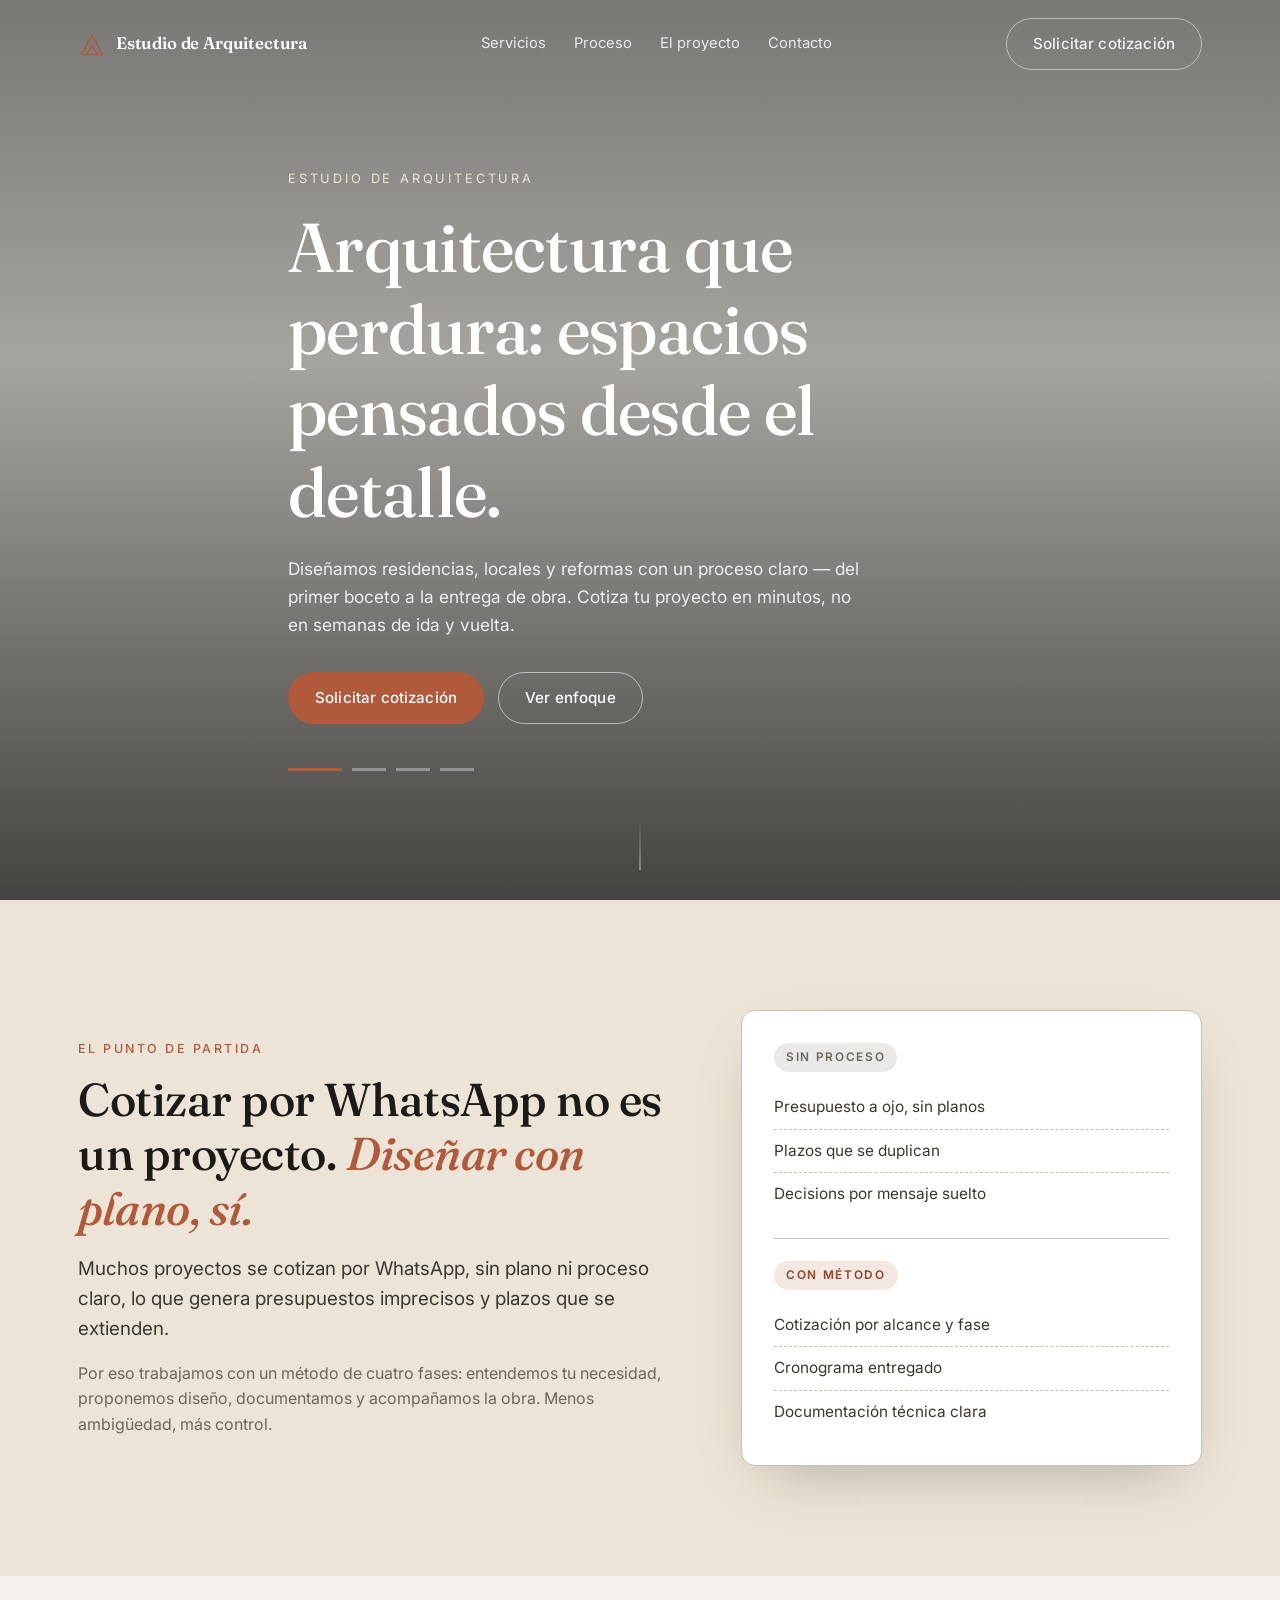
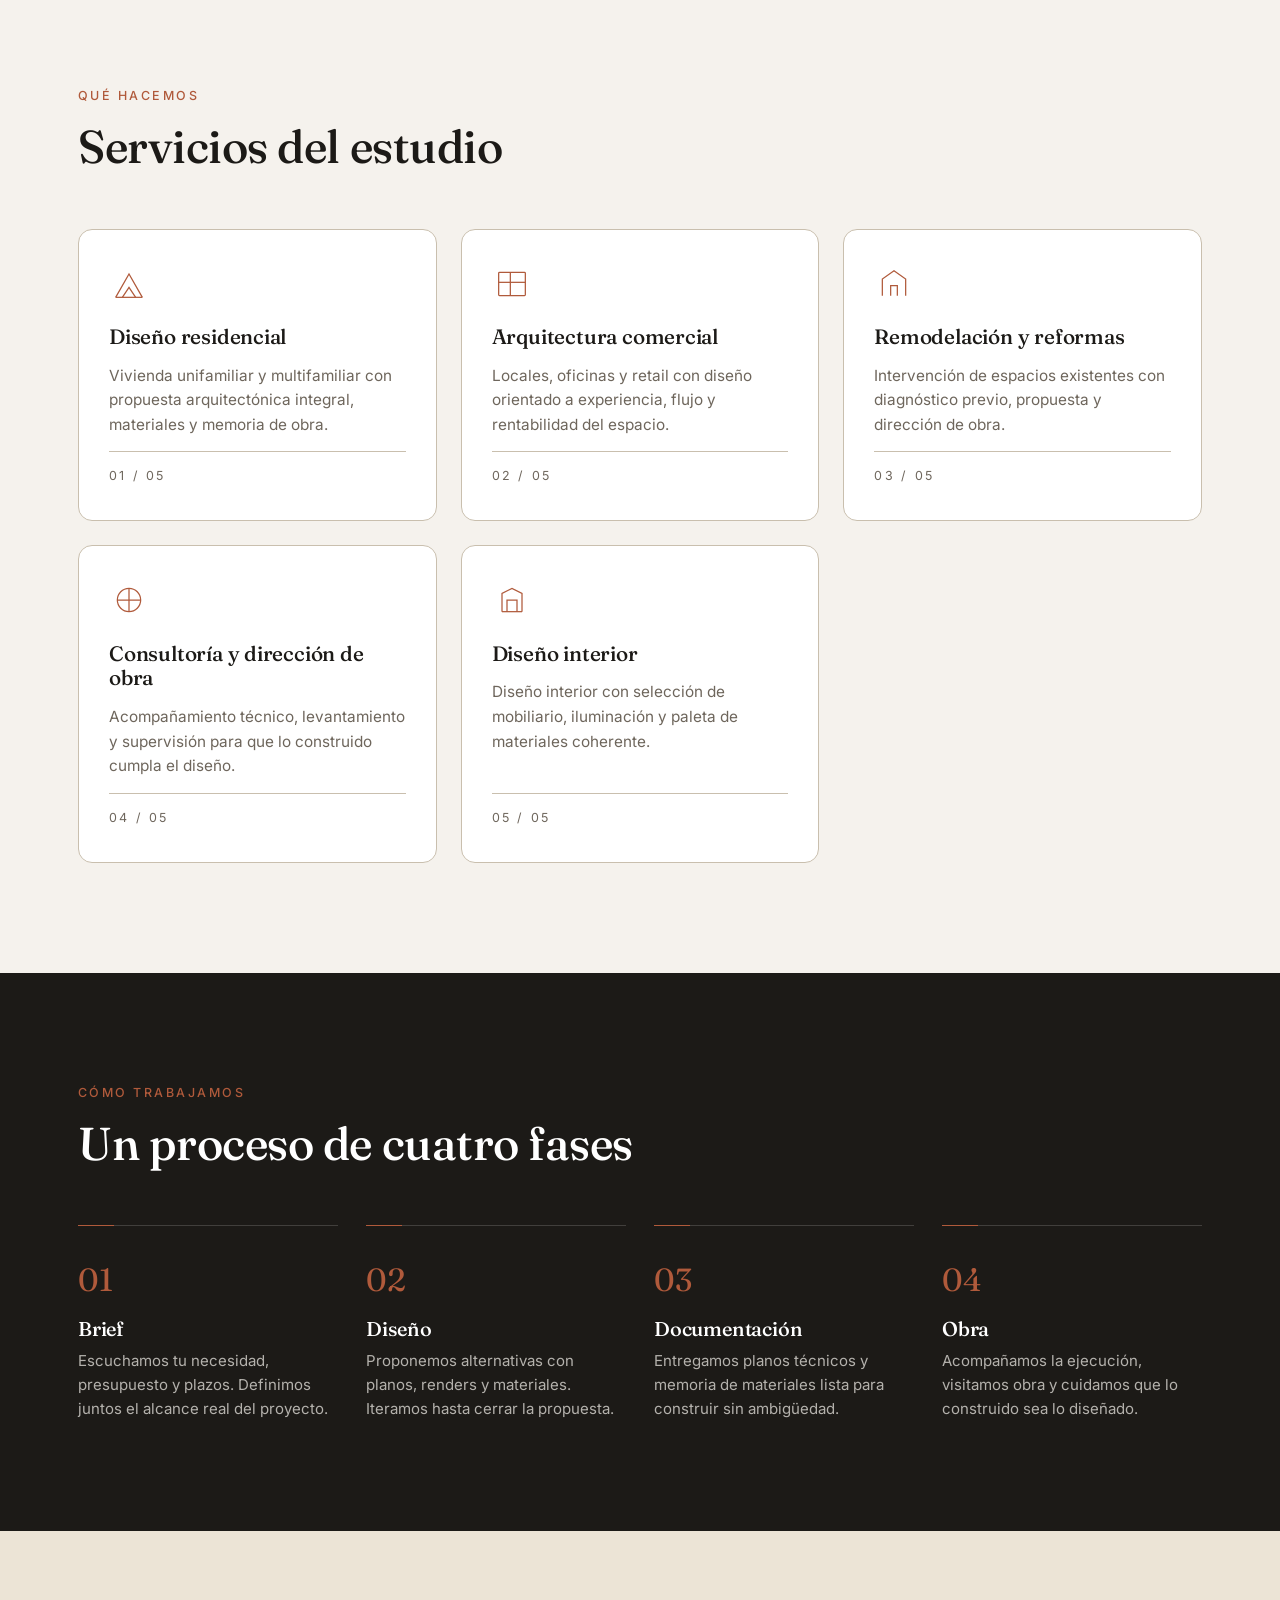
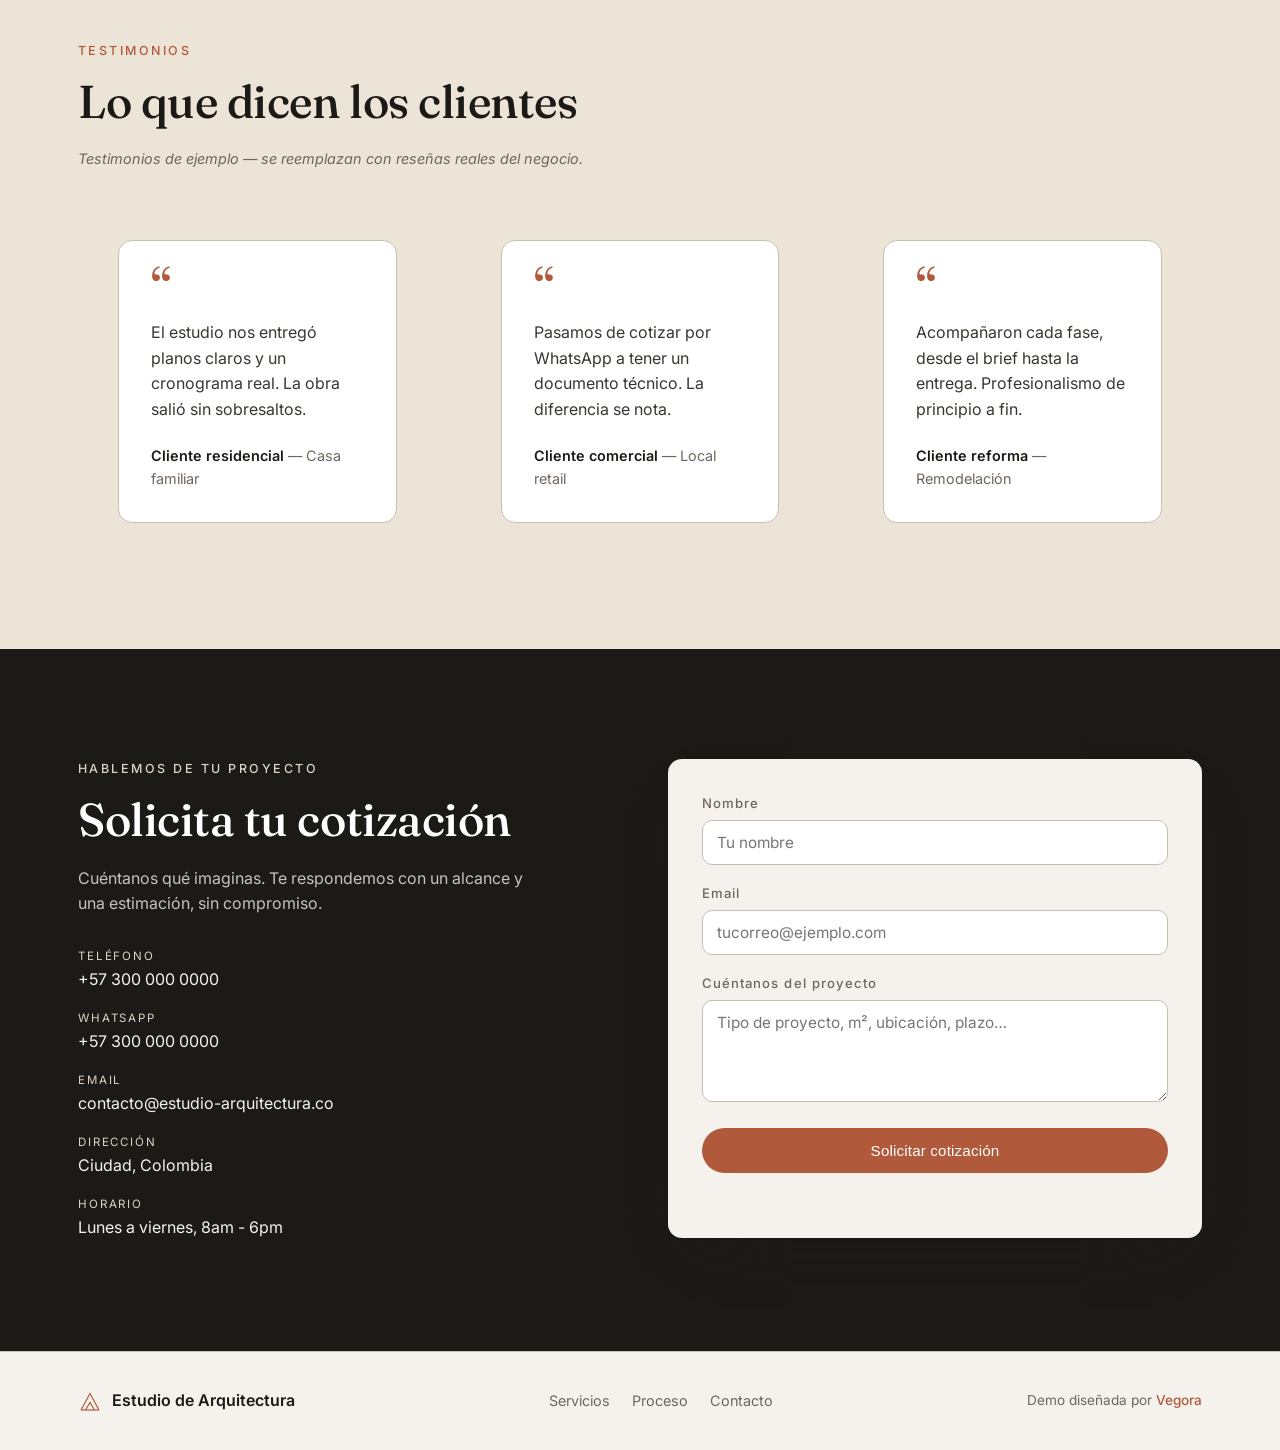
<file: demo-arquitectura/index.html>
<!DOCTYPE html>
<html lang="es">
<head>
  <meta charset="UTF-8" />
  <meta name="viewport" content="width=device-width, initial-scale=1.0" />
  <link rel="icon" type="image/svg+xml" href="assets/img/favicon.svg" />
  <meta name="description" content="Estudio de Arquitectura — diseño residencial, comercial y dirección de obra. Cotiza tu proyecto con un proceso claro." />
  <title>Estudio de Arquitectura</title>
  <link rel="preconnect" href="https://fonts.googleapis.com" />
  <link rel="preconnect" href="https://fonts.gstatic.com" crossorigin />
  <link href="https://fonts.googleapis.com/css2?family=Fraunces:opsz,wght@9..144,400;9..144,500;9..144,600&family=Inter:wght@300;400;500;600&display=swap" rel="stylesheet" />
  <link rel="stylesheet" href="assets/css/styles.css" />
</head>
<body>
  <!-- Header -->
  <header class="site-header" id="header">
    <div class="container header-inner">
      <a href="#hero" class="brand" aria-label="Inicio">
        <span class="brand-mark" aria-hidden="true">
          <svg viewBox="0 0 32 32" width="28" height="28" fill="none" stroke="currentColor" stroke-width="1.6">
            <path d="M4 28 L16 6 L28 28" />
            <path d="M10 28 L16 18 L22 28" />
            <path d="M4 28 L28 28" />
          </svg>
        </span>
        <span class="brand-name" data-field="nombre_generico">Estudio de Arquitectura</span>
      </a>
      <nav class="nav" aria-label="Navegación principal">
        <a href="#servicios" class="nav-link">Servicios</a>
        <a href="#proceso" class="nav-link">Proceso</a>
        <a href="#proyecto" class="nav-link">El proyecto</a>
        <a href="#contacto" class="nav-link">Contacto</a>
      </nav>
      <a href="#contacto" class="btn btn-ghost nav-cta" data-cta>Solicitar cotización</a>
      <button class="nav-toggle" id="navToggle" aria-label="Abrir menú" aria-expanded="false">
        <span></span><span></span><span></span>
      </button>
    </div>
  </header>

  <!-- Hero -->
  <section class="hero" id="hero">
    <div class="hero-slides" id="heroSlides" aria-hidden="true"></div>
    <div class="hero-overlay"></div>
    <div class="container hero-content">
      <p class="eyebrow">Estudio de arquitectura</p>
      <h1 class="hero-title">
        <span data-field="eslogan_sugerido">Arquitectura que perdura: espacios pensados desde el detalle.</span>
      </h1>
      <p class="hero-sub">
        Diseñamos residencias, locales y reformas con un proceso claro — del primer boceto
        a la entrega de obra. Cotiza tu proyecto en minutos, no en semanas de ida y vuelta.
      </p>
      <div class="hero-actions">
        <a href="#contacto" class="btn btn-primary" data-cta>Solicitar cotización</a>
        <a href="#proyecto" class="btn btn-ghost-light">Ver enfoque</a>
      </div>
      <div class="hero-dots" id="heroDots" role="tablist" aria-label="Imágenes del proyecto"></div>
    </div>
    <div class="hero-scroll" aria-hidden="true">
      <span class="scroll-line"></span>
    </div>
  </section>

  <!-- Problema / Solución -->
  <section class="band problem" id="proyecto">
    <div class="container problem-grid">
      <div class="problem-text">
        <p class="section-eyebrow">El punto de partida</p>
        <h2 class="section-title">
          Cotizar por WhatsApp no es un proyecto. <span class="accent">Diseñar con plano, sí.</span>
        </h2>
        <p class="section-lead" data-field="problema_tipo">
          Muchos proyectos se cotizan por WhatsApp, sin plano ni proceso claro, lo que genera
          presupuestos imprecisos y plazos que se extienden.
        </p>
        <p class="section-body">
          Por eso trabajamos con un método de cuatro fases: entendemos tu necesidad, proponemos
          diseño, documentamos y acompañamos la obra. Menos ambigüedad, más control.
        </p>
      </div>
      <aside class="problem-card" aria-label="Diferencia">
        <div class="problem-row">
          <span class="problem-tag problem-tag--off">Sin proceso</span>
          <ul>
            <li>Presupuesto a ojo, sin planos</li>
            <li>Plazos que se duplican</li>
            <li>Decisions por mensaje suelto</li>
          </ul>
        </div>
        <div class="problem-divider" aria-hidden="true"></div>
        <div class="problem-row">
          <span class="problem-tag problem-tag--on">Con método</span>
          <ul>
            <li>Cotización por alcance y fase</li>
            <li>Cronograma entregado</li>
            <li>Documentación técnica clara</li>
          </ul>
        </div>
      </aside>
    </div>
  </section>

  <!-- Servicios -->
  <section class="band services" id="servicios">
    <div class="container">
      <header class="band-head">
        <p class="section-eyebrow">Qué hacemos</p>
        <h2 class="section-title">Servicios del estudio</h2>
      </header>
      <div class="cards" id="servicesGrid" data-services></div>
    </div>
  </section>

  <!-- Proceso -->
  <section class="band process" id="proceso">
    <div class="container">
      <header class="band-head">
        <p class="section-eyebrow">Cómo trabajamos</p>
        <h2 class="section-title">Un proceso de cuatro fases</h2>
      </header>
      <ol class="process-list">
        <li class="process-step">
          <span class="step-num">01</span>
          <h3 class="step-title">Brief</h3>
          <p class="step-body">Escuchamos tu necesidad, presupuesto y plazos. Definimos juntos el alcance real del proyecto.</p>
        </li>
        <li class="process-step">
          <span class="step-num">02</span>
          <h3 class="step-title">Diseño</h3>
          <p class="step-body">Proponemos alternativas con planos, renders y materiales. Iteramos hasta cerrar la propuesta.</p>
        </li>
        <li class="process-step">
          <span class="step-num">03</span>
          <h3 class="step-title">Documentación</h3>
          <p class="step-body">Entregamos planos técnicos y memoria de materiales lista para construir sin ambigüedad.</p>
        </li>
        <li class="process-step">
          <span class="step-num">04</span>
          <h3 class="step-title">Obra</h3>
          <p class="step-body">Acompañamos la ejecución, visitamos obra y cuidamos que lo construido sea lo diseñado.</p>
        </li>
      </ol>
    </div>
  </section>

  <!-- Prueba social -->
  <section class="band social" id="social">
    <div class="container">
      <header class="band-head">
        <p class="section-eyebrow">Testimonios</p>
        <h2 class="section-title">Lo que dicen los clientes</h2>
        <p class="band-note">Testimonios de ejemplo — se reemplazan con reseñas reales del negocio.</p>
      </header>
      <div class="quotes" id="quotes"></div>
    </div>
  </section>

  <!-- CTA final -->
  <section class="band cta-final" id="contacto">
    <div class="container cta-inner">
      <div class="cta-text">
        <p class="section-eyebrow light">Hablemos de tu proyecto</p>
        <h2 class="section-title light" data-cta>Solicita tu cotización</h2>
        <p class="cta-lead">
          Cuéntanos qué imaginas. Te respondemos con un alcance y una estimación, sin compromiso.
        </p>
        <ul class="contact-list">
          <li>
            <span class="contact-label">Teléfono</span>
            <a data-field="datos_contacto_placeholder.telefono" href="#">+57 300 000 0000</a>
          </li>
          <li>
            <span class="contact-label">WhatsApp</span>
            <a data-field="datos_contacto_placeholder.whatsapp" href="#" id="waLink">+57 300 000 0000</a>
          </li>
          <li>
            <span class="contact-label">Email</span>
            <a data-field="datos_contacto_placeholder.email" href="#">contacto@estudio-arquitectura.co</a>
          </li>
          <li>
            <span class="contact-label">Dirección</span>
            <span data-field="datos_contacto_placeholder.direccion">Ciudad, Colombia</span>
          </li>
          <li>
            <span class="contact-label">Horario</span>
            <span data-field="datos_contacto_placeholder.horario">Lunes a viernes, 8am - 6pm</span>
          </li>
        </ul>
      </div>
      <form class="cta-form" id="contactForm" novalidate>
        <div class="field">
          <label for="name">Nombre</label>
          <input type="text" id="name" name="name" placeholder="Tu nombre" required />
        </div>
        <div class="field">
          <label for="email">Email</label>
          <input type="email" id="email" name="email" placeholder="tucorreo@ejemplo.com" required />
        </div>
        <div class="field">
          <label for="message">Cuéntanos del proyecto</label>
          <textarea id="message" name="message" rows="4" placeholder="Tipo de proyecto, m², ubicación, plazo…"></textarea>
        </div>
        <button type="submit" class="btn btn-primary btn-block" data-cta>Solicitar cotización</button>
        <p class="form-note" id="formNote" role="status" aria-live="polite"></p>
      </form>
    </div>
  </section>

  <!-- Footer -->
  <footer class="site-footer">
    <div class="container footer-inner">
      <div class="footer-brand">
        <span class="brand-mark" aria-hidden="true">
          <svg viewBox="0 0 32 32" width="24" height="24" fill="none" stroke="currentColor" stroke-width="1.6">
            <path d="M4 28 L16 6 L28 28" />
            <path d="M10 28 L16 18 L22 28" />
            <path d="M4 28 L28 28" />
          </svg>
        </span>
        <span data-field="nombre_generico">Estudio de Arquitectura</span>
      </div>
      <nav class="footer-nav" aria-label="Pie">
        <a href="#servicios">Servicios</a>
        <a href="#proceso">Proceso</a>
        <a href="#contacto">Contacto</a>
      </nav>
      <p class="footer-credit">
        Demo diseñada por <a href="https://www.vegora.com.co" target="_blank" rel="noopener">Vegora</a>
      </p>
    </div>
  </footer>

  <script src="assets/js/main.js" defer></script>
</body>
</html>
</file>
<file: demo-arquitectura/assets/css/styles.css>
:root {
  --bone: #F5F2ED;
  --sand: #ECE4D6;
  --sand-deep: #DDD3C4;
  --ink: #1C1A17;
  --ink-soft: #3A3631;
  --muted: #6E665C;
  --line: #C9BFAE;
  --terracotta: #B05A3B;
  --terracotta-deep: #8E442A;
  --olive: #5C5A3E;
  --white: #FFFFFF;
  --shadow: 0 24px 60px -28px rgba(28, 26, 23, 0.35);
  --radius: 14px;
  --max: 1180px;
  --ease: cubic-bezier(0.22, 1, 0.36, 1);
}

* { box-sizing: border-box; }
html { scroll-behavior: smooth; }
body {
  margin: 0;
  font-family: "Inter", system-ui, -apple-system, sans-serif;
  font-weight: 400;
  color: var(--ink);
  background: var(--bone);
  line-height: 1.6;
  -webkit-font-smoothing: antialiased;
}

h1, h2, h3, .brand-name {
  font-family: "Fraunces", Georgia, serif;
  font-weight: 500;
  line-height: 1.18;
  letter-spacing: -0.01em;
}

a { color: inherit; text-decoration: none; }
img { max-width: 100%; display: block; }

.container {
  width: 100%;
  max-width: var(--max);
  margin: 0 auto;
  padding: 0 28px;
}

/* ---------- Header ---------- */
.site-header {
  position: fixed;
  inset: 0 0 auto 0;
  z-index: 50;
  transition: background 0.4s var(--ease), box-shadow 0.4s var(--ease), padding 0.4s var(--ease), color 0.4s var(--ease);
  padding: 18px 0;
  color: var(--white);
}
.site-header.scrolled {
  background: rgba(245, 242, 237, 0.92);
  backdrop-filter: blur(10px);
  box-shadow: 0 1px 0 var(--line);
  padding: 12px 0;
  color: var(--ink);
}
.header-inner {
  display: flex;
  align-items: center;
  justify-content: space-between;
  gap: 24px;
}
.brand {
  display: flex;
  align-items: center;
  gap: 10px;
  color: inherit;
}
.brand-mark { color: var(--terracotta); display: inline-flex; }
.brand-name { font-size: 1.05rem; font-weight: 600; }
.nav { display: flex; gap: 28px; }
.nav-link {
  font-size: 0.92rem;
  color: inherit;
  opacity: 0.85;
  position: relative;
  padding: 4px 0;
  transition: color 0.3s var(--ease), opacity 0.3s var(--ease);
}
.nav-link::after {
  content: "";
  position: absolute;
  left: 0; bottom: -2px;
  width: 0; height: 1px;
  background: var(--terracotta);
  transition: width 0.3s var(--ease);
}
.nav-link:hover { opacity: 1; }
.nav-link:hover::after { width: 100%; }
.nav-cta { display: none; }
.nav-toggle {
  display: none;
  flex-direction: column;
  gap: 5px;
  background: none;
  border: none;
  cursor: pointer;
  padding: 6px;
}
.nav-toggle span {
  width: 24px; height: 2px;
  background: currentColor;
  transition: transform 0.3s var(--ease), opacity 0.3s var(--ease);
}
.nav-toggle.open span:nth-child(1) { transform: translateY(7px) rotate(45deg); }
.nav-toggle.open span:nth-child(2) { opacity: 0; }
.nav-toggle.open span:nth-child(3) { transform: translateY(-7px) rotate(-45deg); }

/* ---------- Buttons ---------- */
.btn {
  display: inline-flex;
  align-items: center;
  justify-content: center;
  padding: 13px 26px;
  border-radius: 999px;
  font-size: 0.95rem;
  font-weight: 500;
  letter-spacing: 0.01em;
  cursor: pointer;
  border: 1px solid transparent;
  transition: background 0.3s var(--ease), color 0.3s var(--ease), transform 0.3s var(--ease), border-color 0.3s var(--ease);
}
.btn-primary { background: var(--terracotta); color: var(--white); }
.btn-primary:hover { background: var(--terracotta-deep); transform: translateY(-2px); }
.btn-ghost { border-color: currentColor; color: inherit; opacity: 0.9; }
.site-header:not(.scrolled) .btn-ghost { border-color: rgba(255,255,255,0.55); color: var(--white); }
.site-header.scrolled .btn-ghost { border-color: var(--line); color: var(--ink); }
.btn-ghost:hover { background: var(--ink); color: var(--bone); border-color: var(--ink); opacity: 1; }
.site-header:not(.scrolled) .btn-ghost:hover { background: rgba(255,255,255,0.14); color: var(--white); border-color: rgba(255,255,255,0.55); }
.btn-ghost-light { border-color: rgba(255,255,255,0.55); color: var(--white); }
.btn-ghost-light:hover { background: rgba(255,255,255,0.12); }
.btn-block { width: 100%; }

/* ---------- Hero ---------- */
.hero {
  position: relative;
  min-height: 100vh;
  display: flex;
  align-items: center;
  color: var(--white);
  overflow: hidden;
}
.hero-slides { position: absolute; inset: 0; }
.slide {
  position: absolute;
  inset: 0;
  background-size: cover;
  background-position: center;
  opacity: 0;
  transform: scale(1.12);
  transition: opacity 1.6s var(--ease), transform 8s linear;
}
.slide.active { opacity: 1; transform: scale(1); }
.hero-overlay {
  position: absolute;
  inset: 0;
  background: linear-gradient(180deg, rgba(20,18,16,0.55) 0%, rgba(20,18,16,0.35) 40%, rgba(20,18,16,0.78) 100%);
}
.hero-content {
  position: relative;
  z-index: 2;
  max-width: 760px;
  padding-top: 120px;
  padding-bottom: 80px;
}
.eyebrow {
  font-size: 0.8rem;
  letter-spacing: 0.22em;
  text-transform: uppercase;
  color: var(--sand);
  margin: 0 0 18px;
  opacity: 0;
  animation: rise 1s var(--ease) 0.2s forwards;
}
.hero-title {
  font-size: clamp(2.4rem, 5.4vw, 4.4rem);
  margin: 0 0 22px;
  opacity: 0;
  animation: rise 1s var(--ease) 0.35s forwards;
}
.hero-sub {
  font-size: 1.08rem;
  color: rgba(255,255,255,0.88);
  max-width: 580px;
  margin: 0 0 34px;
  opacity: 0;
  animation: rise 1s var(--ease) 0.5s forwards;
}
.hero-actions {
  display: flex;
  gap: 14px;
  flex-wrap: wrap;
  opacity: 0;
  animation: rise 1s var(--ease) 0.65s forwards;
}
.hero-dots {
  display: flex;
  gap: 10px;
  margin-top: 44px;
}
.hero-dots button {
  width: 34px; height: 3px;
  border: none;
  background: rgba(255,255,255,0.35);
  cursor: pointer;
  transition: background 0.3s var(--ease), width 0.3s var(--ease);
  padding: 0;
}
.hero-dots button.active { background: var(--terracotta); width: 54px; }
.hero-scroll {
  position: absolute;
  bottom: 30px; left: 50%;
  transform: translateX(-50%);
  z-index: 2;
}
.scroll-line {
  display: block;
  width: 1px; height: 50px;
  background: linear-gradient(180deg, transparent, rgba(255,255,255,0.7));
  animation: scrollPulse 2.2s ease-in-out infinite;
}

@keyframes rise {
  from { opacity: 0; transform: translateY(22px); }
  to { opacity: 1; transform: translateY(0); }
}
@keyframes scrollPulse {
  0%, 100% { transform: scaleY(0.4); transform-origin: top; }
  50% { transform: scaleY(1); transform-origin: top; }
}

/* ---------- Bands ---------- */
.band { padding: 110px 0; }
.section-eyebrow {
  font-size: 0.78rem;
  letter-spacing: 0.2em;
  text-transform: uppercase;
  color: var(--terracotta);
  margin: 0 0 14px;
  font-weight: 500;
}
.section-eyebrow.light { color: var(--sand-deep); }
.section-title {
  font-size: clamp(1.9rem, 3.6vw, 2.9rem);
  margin: 0 0 18px;
}
.section-title.light { color: var(--white); }
.accent { color: var(--terracotta); font-style: italic; }
.section-lead { font-size: 1.18rem; color: var(--ink-soft); margin: 0 0 16px; max-width: 620px; }
.section-body { color: var(--muted); max-width: 620px; margin: 0; }

/* ---------- Problem ---------- */
.problem { background: var(--sand); }
.problem-grid {
  display: grid;
  grid-template-columns: 1.3fr 1fr;
  gap: 64px;
  align-items: center;
}
.problem-card {
  background: var(--white);
  border: 1px solid var(--line);
  border-radius: var(--radius);
  padding: 32px;
  box-shadow: var(--shadow);
}
.problem-row ul { list-style: none; padding: 0; margin: 14px 0 0; }
.problem-row li {
  padding: 9px 0;
  color: var(--ink-soft);
  border-bottom: 1px dashed var(--line);
  font-size: 0.96rem;
}
.problem-row li:last-child { border-bottom: none; }
.problem-tag {
  display: inline-block;
  font-size: 0.74rem;
  letter-spacing: 0.14em;
  text-transform: uppercase;
  padding: 5px 12px;
  border-radius: 999px;
  font-weight: 600;
}
.problem-tag--off { background: rgba(110,102,92,0.14); color: var(--muted); }
.problem-tag--on { background: rgba(176,90,59,0.14); color: var(--terracotta-deep); }
.problem-divider { height: 1px; background: var(--line); margin: 22px 0; }

/* ---------- Services ---------- */
.services { background: var(--bone); }
.band-head { margin-bottom: 54px; max-width: 640px; }
.band-note { color: var(--muted); font-size: 0.9rem; margin-top: 10px; font-style: italic; }
.cards {
  display: grid;
  grid-template-columns: repeat(3, 1fr);
  gap: 24px;
}
.card {
  background: var(--white);
  border: 1px solid var(--line);
  border-radius: var(--radius);
  padding: 34px 30px;
  transition: transform 0.4s var(--ease), box-shadow 0.4s var(--ease), border-color 0.4s var(--ease);
  display: flex;
  flex-direction: column;
  gap: 14px;
}
.card:hover {
  transform: translateY(-6px);
  box-shadow: var(--shadow);
  border-color: var(--terracotta);
}
.card-icon { color: var(--terracotta); }
.card-title { font-size: 1.3rem; margin: 0; }
.card-body { color: var(--muted); margin: 0; font-size: 0.96rem; }
.card-index {
  font-size: 0.78rem;
  letter-spacing: 0.18em;
  color: var(--muted);
  margin-top: auto;
  padding-top: 14px;
  border-top: 1px solid var(--line);
}

/* ---------- Process ---------- */
.process { background: var(--ink); color: var(--bone); }
.process .section-eyebrow { color: var(--terracotta); }
.process .section-title { color: var(--white); }
.process-list {
  list-style: none;
  padding: 0;
  margin: 0;
  display: grid;
  grid-template-columns: repeat(4, 1fr);
  gap: 28px;
  counter-reset: step;
}
.process-step {
  position: relative;
  padding-top: 28px;
  border-top: 1px solid rgba(255,255,255,0.16);
}
.process-step::before {
  content: "";
  position: absolute;
  top: -1px; left: 0;
  width: 36px; height: 1px;
  background: var(--terracotta);
}
.step-num {
  font-family: "Fraunces", serif;
  font-size: 2rem;
  color: var(--terracotta);
  display: block;
  margin-bottom: 12px;
}
.step-title { font-size: 1.25rem; margin: 0 0 8px; color: var(--white); }
.step-body { color: rgba(245,242,237,0.7); font-size: 0.94rem; margin: 0; }

/* ---------- Social ---------- */
.social { background: var(--sand); }
.quotes {
  display: grid;
  grid-template-columns: repeat(3, 1fr);
  gap: 24px;
}
.quote {
  background: var(--white);
  border: 1px solid var(--line);
  border-radius: var(--radius);
  padding: 32px;
  position: relative;
}
.quote::before {
  content: "“";
  font-family: "Fraunces", serif;
  font-size: 3.4rem;
  color: var(--terracotta);
  line-height: 0.6;
  display: block;
  margin-bottom: 14px;
}
.quote-text { color: var(--ink-soft); font-size: 1rem; margin: 0 0 22px; }
.quote-author { font-size: 0.9rem; color: var(--muted); }
.quote-author strong { color: var(--ink); font-weight: 600; }

/* ---------- CTA final ---------- */
.cta-final { background: var(--ink); color: var(--bone); }
.cta-inner {
  display: grid;
  grid-template-columns: 1fr 1fr;
  gap: 56px;
  align-items: start;
}
.cta-lead { color: rgba(245,242,237,0.78); max-width: 460px; margin: 0 0 30px; }
.contact-list { list-style: none; padding: 0; margin: 0; display: grid; gap: 16px; }
.contact-list li { display: flex; flex-direction: column; gap: 2px; }
.contact-label {
  font-size: 0.72rem;
  letter-spacing: 0.16em;
  text-transform: uppercase;
  color: var(--sand-deep);
}
.contact-list a { color: var(--bone); transition: color 0.3s var(--ease); }
.contact-list a:hover { color: var(--terracotta); }
.cta-form {
  background: var(--bone);
  color: var(--ink);
  padding: 34px;
  border-radius: var(--radius);
  box-shadow: var(--shadow);
}
.field { margin-bottom: 18px; }
.field label {
  display: block;
  font-size: 0.82rem;
  letter-spacing: 0.08em;
  color: var(--muted);
  margin-bottom: 6px;
  font-weight: 500;
}
.field input, .field textarea {
  width: 100%;
  border: 1px solid var(--line);
  background: var(--white);
  border-radius: 10px;
  padding: 12px 14px;
  font-family: inherit;
  font-size: 0.96rem;
  color: var(--ink);
  resize: vertical;
  transition: border-color 0.3s var(--ease), box-shadow 0.3s var(--ease);
}
.field input:focus, .field textarea:focus {
  outline: none;
  border-color: var(--terracotta);
  box-shadow: 0 0 0 3px rgba(176,90,59,0.12);
}
.form-note { font-size: 0.88rem; margin: 14px 0 0; color: var(--muted); min-height: 1.2em; }
.form-note.ok { color: var(--olive); }
.form-note.err { color: var(--terracotta-deep); }

/* ---------- Footer ---------- */
.site-footer { background: var(--bone); border-top: 1px solid var(--line); padding: 36px 0; }
.footer-inner {
  display: flex;
  align-items: center;
  justify-content: space-between;
  gap: 24px;
  flex-wrap: wrap;
}
.footer-brand { display: flex; align-items: center; gap: 10px; font-weight: 600; }
.footer-nav { display: flex; gap: 22px; }
.footer-nav a { color: var(--muted); font-size: 0.9rem; transition: color 0.3s var(--ease); }
.footer-nav a:hover { color: var(--ink); }
.footer-credit { font-size: 0.85rem; color: var(--muted); margin: 0; }
.footer-credit a { color: var(--terracotta); font-weight: 500; }
.footer-credit a:hover { text-decoration: underline; }

/* ---------- Reveal ---------- */
.reveal { opacity: 0; transform: translateY(28px); transition: opacity 0.8s var(--ease), transform 0.8s var(--ease); }
.reveal.in { opacity: 1; transform: translateY(0); }

/* ---------- Responsive ---------- */
@media (max-width: 980px) {
  .problem-grid, .cta-inner { grid-template-columns: 1fr; gap: 40px; }
  .cards, .quotes { grid-template-columns: repeat(2, 1fr); }
  .process-list { grid-template-columns: repeat(2, 1fr); }
}
@media (max-width: 760px) {
  .nav, .nav-cta { display: none; }
  .nav-toggle { display: flex; }
  .nav.open {
    display: flex;
    position: absolute;
    top: 100%; left: 0; right: 0;
    flex-direction: column;
    background: var(--bone);
    color: var(--ink);
    padding: 18px 28px 26px;
    gap: 18px;
    box-shadow: 0 12px 30px -16px rgba(0,0,0,0.3);
    border-top: 1px solid var(--line);
  }
  .nav.open .nav-link { color: var(--ink-soft); opacity: 1; }
  .nav.open .nav-link:hover { color: var(--ink); }
  .band { padding: 76px 0; }
  .hero-content { padding-top: 110px; }
  .cards, .quotes, .process-list { grid-template-columns: 1fr; }
  .footer-inner { flex-direction: column; align-items: flex-start; gap: 14px; }
}
</file>
